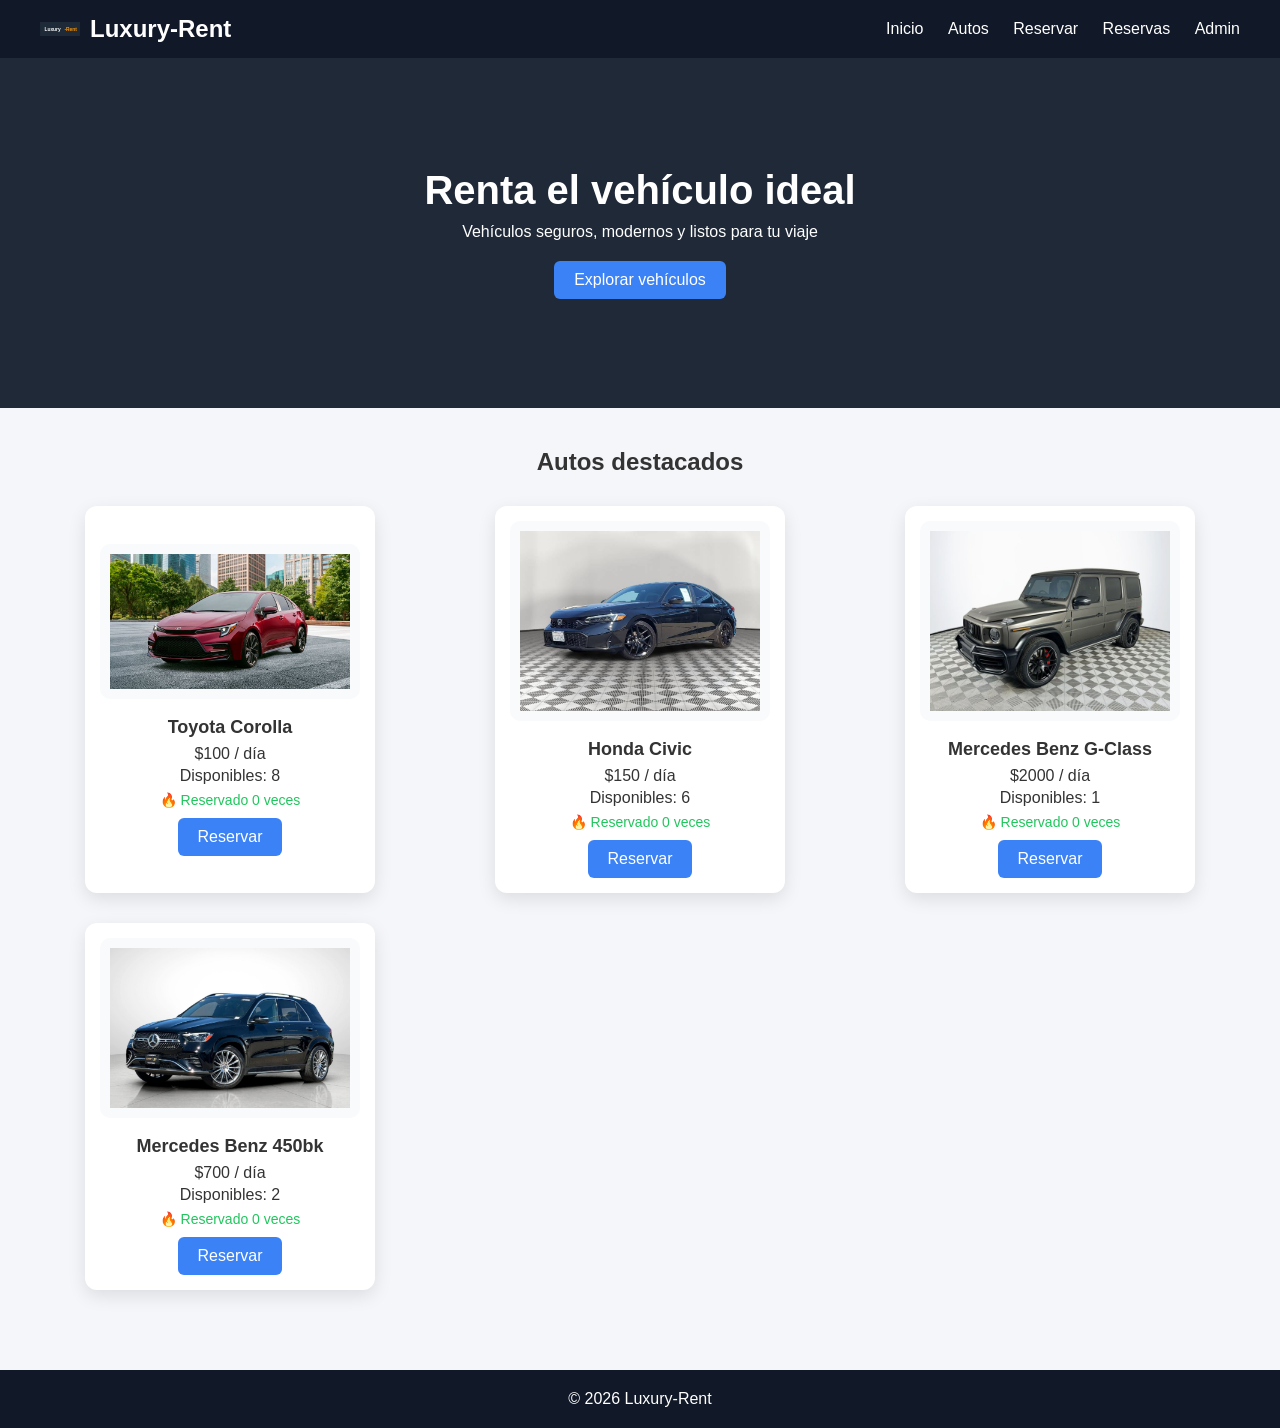
<file: index.html>
<!DOCTYPE html>
<html lang="es">

<head>

    <meta charset="UTF-8">
    <meta name="viewport" content="width=device-width, initial-scale=1.0">

    <title>Luxury-Rent</title>

    <link rel="stylesheet" href="./Css/estilos.css">

</head>

<body>

    <header class="header">

        <div class="logo">
            <img src="./Img/logo.svg">
            <h2>Luxury-Rent</h2>
        </div>

        <nav>
            <a href="index.html">Inicio</a>
            <a href="autos.html">Autos</a>
            <a href="reservar.html">Reservar</a>
            <a href="reservas.html">Reservas</a>
            <a href="login.html">Admin</a>
        </nav>

    </header>

    <section class="hero">

        <h1>Renta el vehículo ideal</h1>
        <p>Vehículos seguros, modernos y listos para tu viaje</p>

        <a href="autos.html" class="btn">Explorar vehículos</a>

    </section>

    <section class="autos">

        <h2>Autos destacados</h2>

        <div class="autos-grid" id="listaAutos"></div>

    </section>

    <footer>
        <p>© 2026 Luxury-Rent</p>
    </footer>

    <script src="./Js/autosData.js"></script>
    <script src="./Js/script.js"></script>

    <script>
        window.addEventListener("load", function () {
            cargarAutos()
        })
    </script>

</body>

</html>
</file>
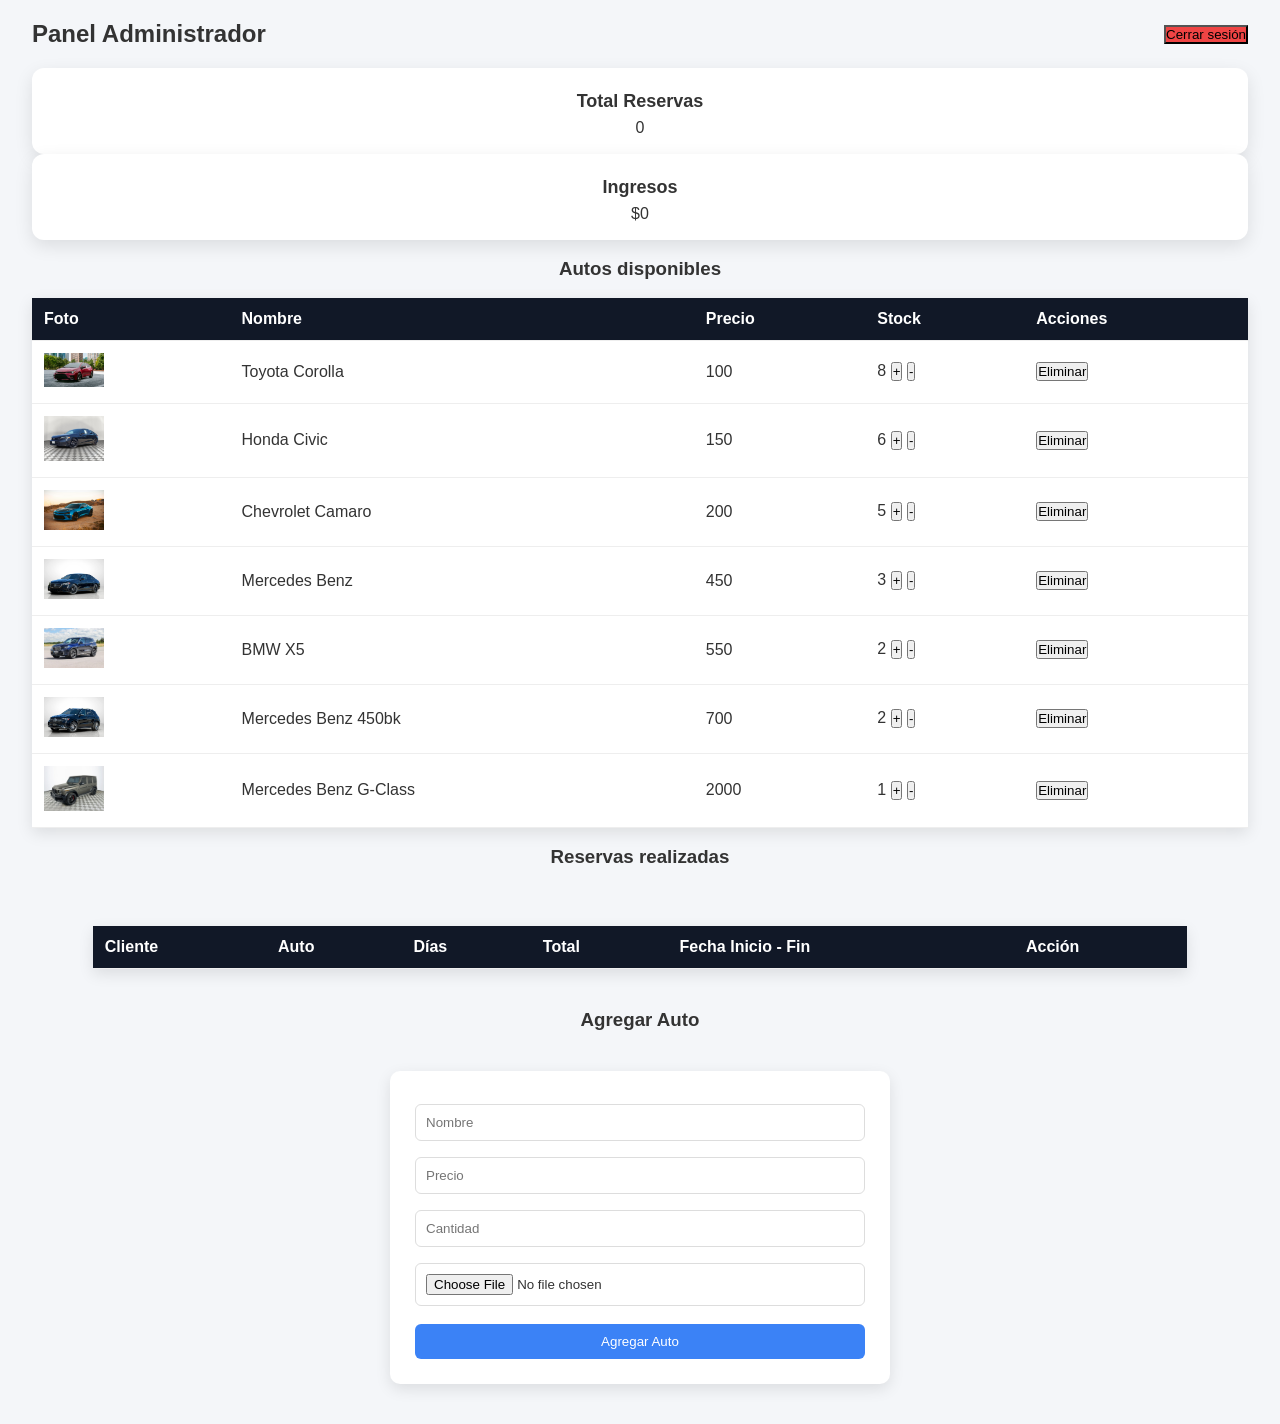
<file: admin.html>
<!DOCTYPE html>
<html>

<head>
    <title>Panel Admin</title>
    <link rel="stylesheet" href="./Css/estilos.css">
</head>

<body>

    <div class="admin-panel">

        <div class="admin-header">


            <center>
                <h2>Panel Administrador</h2>
            </center>

            <button onclick="logout()">Cerrar sesión</button>
        </div>

        <div id="estadisticasAdmin"></div>
        <br>
        <center>
            <h3>Autos disponibles</h3>

        </center>

        <br>
        <table id="tablaAutos">
            <thead>
                <tr>
                    <th>Foto</th>
                    <th>Nombre</th>
                    <th>Precio</th>
                    <th>Stock</th>
                    <th>Acciones</th>
                </tr>
            </thead>
            <tbody></tbody>
        </table>
        <br>

        <center>
            <h3>Reservas realizadas</h3>
        </center>

        <div class="table-container">

            <br>
            <table id="tablaReservasAdmin">
                <thead>
                    <tr>
                        <th>Cliente</th>
                        <th>Auto</th>
                        <th>Días</th>
                        <th>Total</th>
                        <th>Fecha Inicio - Fin</th>
                        <th>Acción</th>
                    </tr>
                </thead>
                <tbody></tbody>
            </table>
        </div>

        <center>
            <h3>Agregar Auto</h3>
        </center>

        <div class="form-container">
            <form id="formAuto">

                <input type="text" id="nombreAuto" placeholder="Nombre" required>
                <input type="number" id="precioAuto" placeholder="Precio" required>
                <input type="number" id="stockAuto" placeholder="Cantidad" required>

                <input type="file" id="fotoAuto" accept="image/*">

                <button class="btn">Agregar Auto</button>

            </form>
        </div>

    </div>

    <script src="./Js/autosData.js"></script>
    <script src="./Js/admin.js"></script>

</body>

</html>
</file>
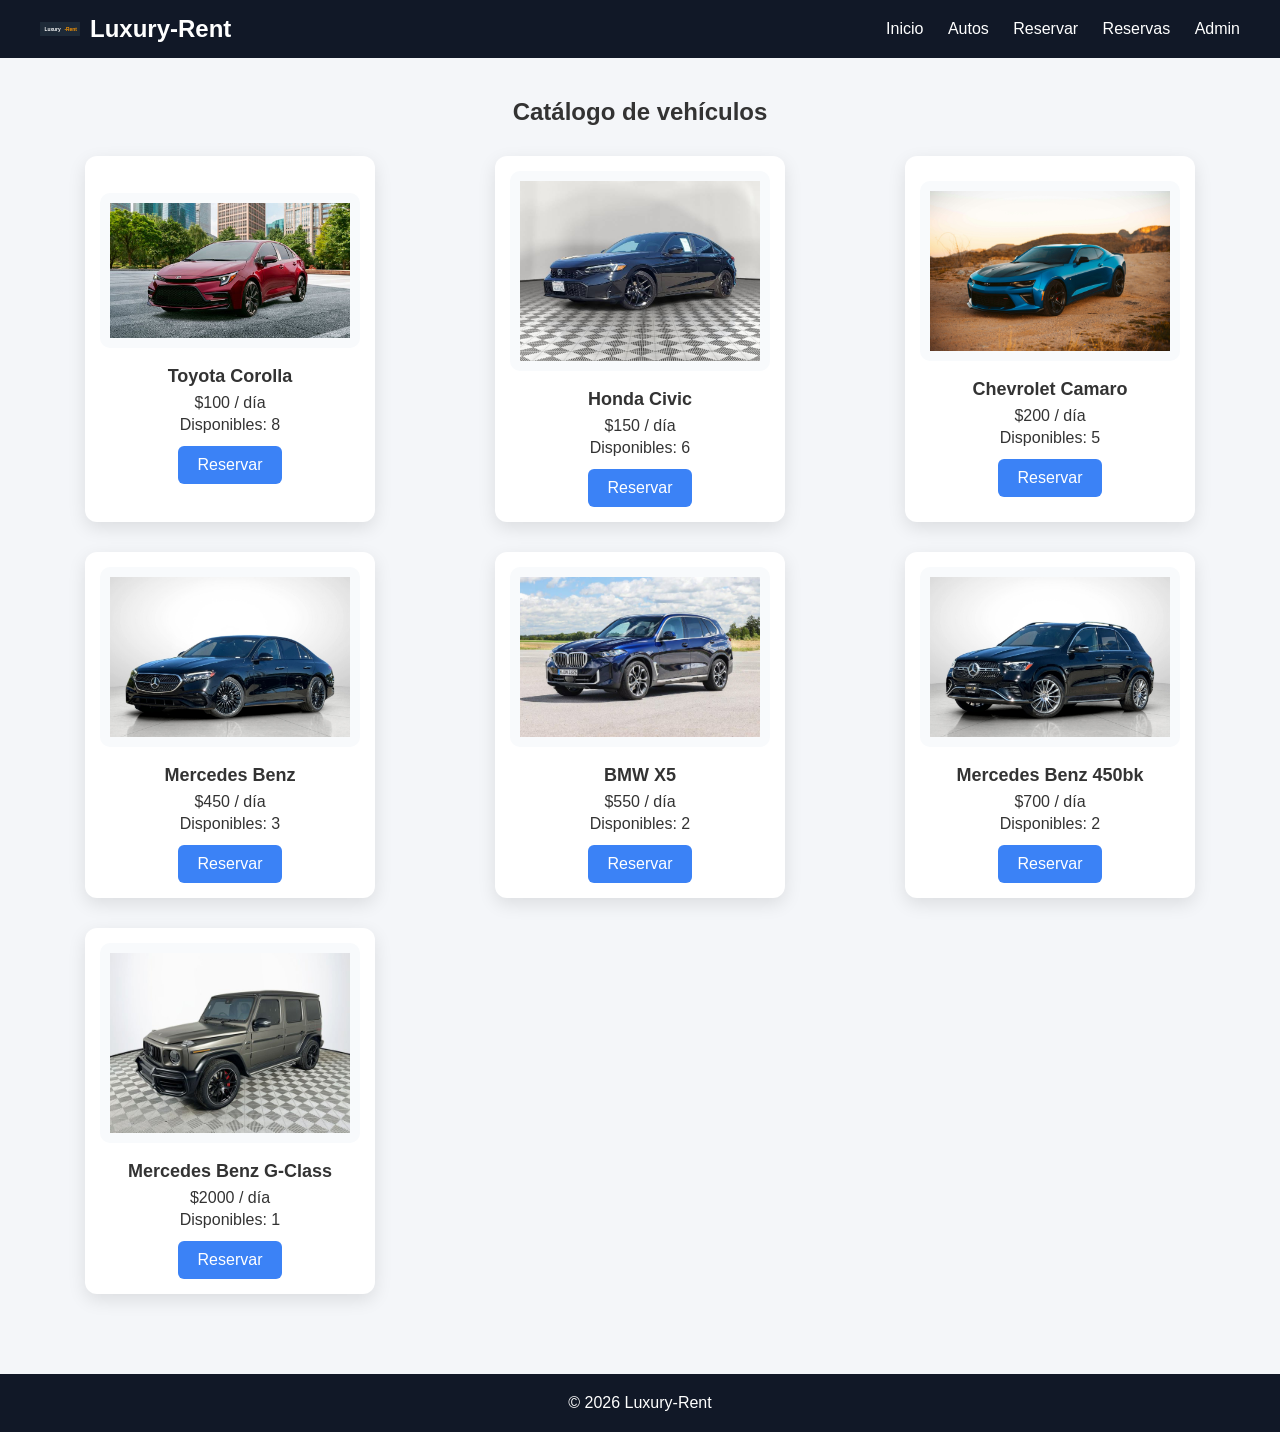
<file: autos.html>
<!DOCTYPE html>
<html lang="es">

<head>

    <meta charset="UTF-8">
    <meta name="viewport" content="width=device-width, initial-scale=1.0">

    <title>Autos disponibles</title>

    <link rel="stylesheet" href="./Css/estilos.css">

</head>

<body>

    <header class="header">

        <div class="logo">
            <img src="./Img/logo.svg">
            <h2>Luxury-Rent</h2>
        </div>

        <nav>

            <a href="index.html">Inicio</a>
            <a href="autos.html">Autos</a>
            <a href="reservar.html">Reservar</a>
            <a href="reservas.html">Reservas</a>
            <a href="login.html">Admin</a>

        </nav>

    </header>

    <section class="autos">

        <h2>Catálogo de vehículos</h2>

        <div class="autos-grid" id="listaAutos"></div>

    </section>

    <footer>

        <p>© 2026 Luxury-Rent</p>

    </footer>

    <script src="./Js/autosData.js"></script>
    <script src="./Js/script.js"></script>

</body>

</html>
</file>
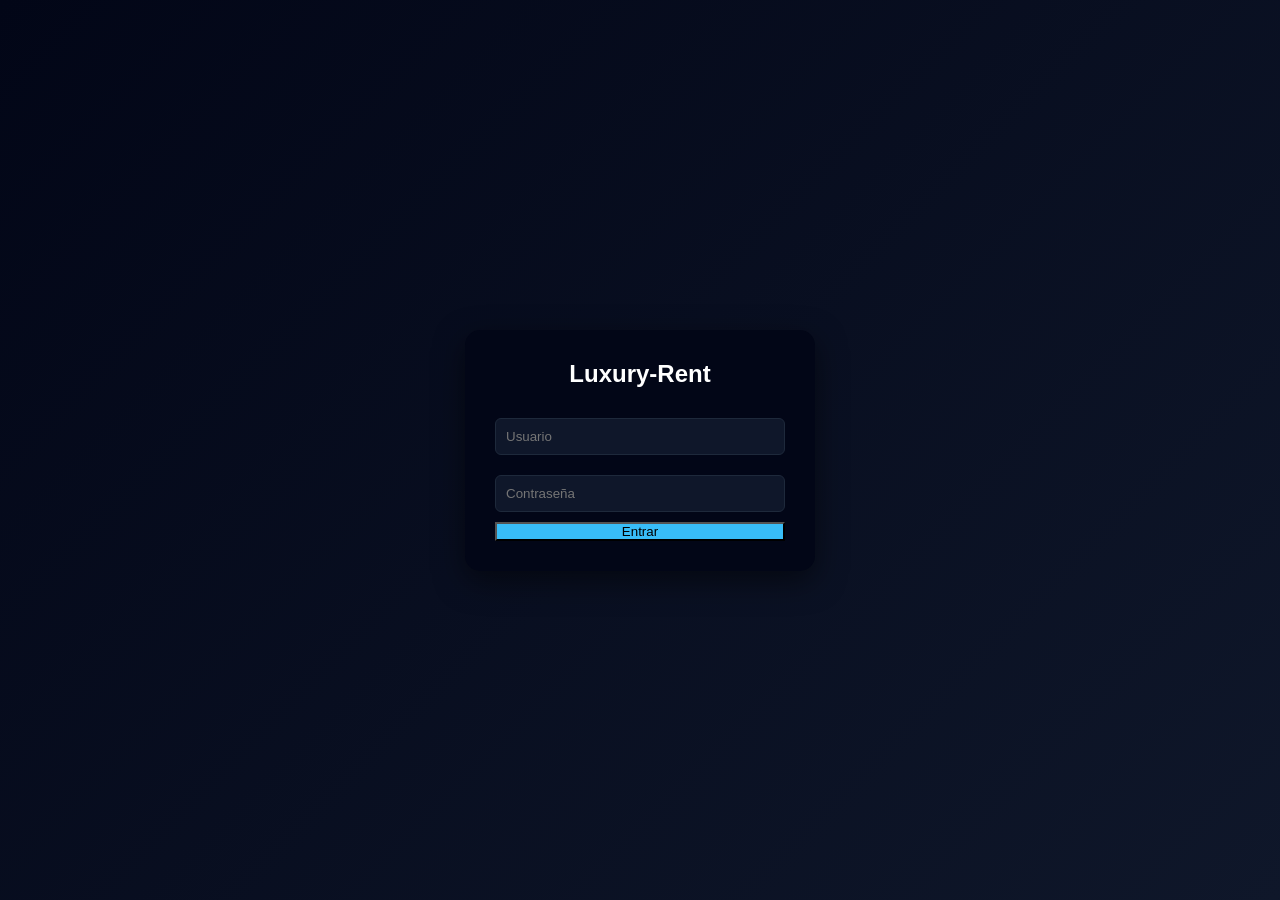
<file: login.html>
<!DOCTYPE html>
<html>

<head>
    <title>Login Admin</title>
    <link rel="stylesheet" href="./Css/estilos.css">
</head>

<body class="login-body">

    <div class="login-box">

        <h2>Luxury-Rent</h2>

        <form id="loginForm">

            <input type="text" id="user" placeholder="Usuario" required>

            <input type="password" id="pass" placeholder="Contraseña" required>

            <button type="submit">Entrar</button>

            <p id="errorLogin"></p>

        </form>

    </div>

    <script>
        document.getElementById("loginForm").addEventListener("submit", function (e) {

            e.preventDefault()

            let user = document.getElementById("user").value
            let pass = document.getElementById("pass").value

            if (user === "admin" && pass === "1234") {
                localStorage.setItem("admin", "true")
                window.location = "admin.html"
            } else {
                document.getElementById("errorLogin").innerText = "Usuario o contraseña incorrectos ❌"
            }

        })
    </script>

</body>

</html>
</file>
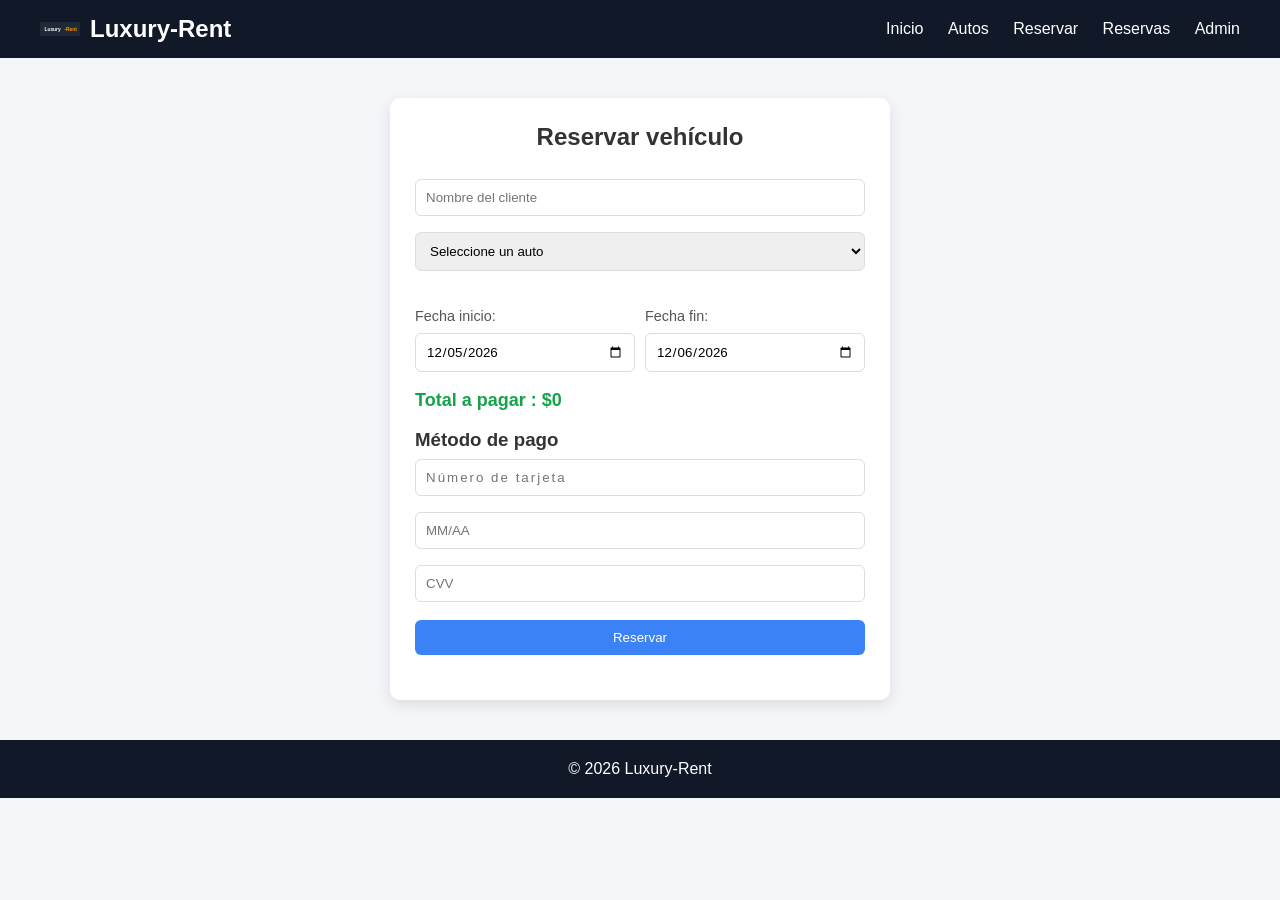
<file: reservar.html>
<!DOCTYPE html>
<html lang="es">

<head>
    <meta charset="UTF-8">
    <title>Reservar vehículo</title>
    <link rel="stylesheet" href="./Css/estilos.css">
</head>

<body>

    <header class="header">
        <div class="logo">
            <img src="./Img/logo.svg">
            <h2>Luxury-Rent</h2>
        </div>

        <nav>
            <a href="index.html">Inicio</a>
            <a href="autos.html">Autos</a>
            <a href="reservar.html">Reservar</a>
            <a href="reservas.html">Reservas</a>
            <a href="login.html">Admin</a>
        </nav>
    </header>

    <section class="form-container">

        <h2>Reservar vehículo</h2>

        <form id="formReserva">

            <input type="text" id="nombre" placeholder="Nombre del cliente" required>

            <select id="auto"></select>
            <div id="previewAuto" style="text-align:center; margin-top:10px;"></div>

            <br>

            <div style="display: flex; gap: 10px;">
                <div style="flex: 1; text-align: left;">
                    <label for="fechaInicio" style="font-size: 0.9em; color: #555;">Fecha inicio:</label>
                    <input type="date" id="fechaInicio" required>
                </div>
                <div style="flex: 1; text-align: left;">
                    <label for="fechaFin" style="font-size: 0.9em; color: #555;">Fecha fin:</label>
                    <input type="date" id="fechaFin" required>
                </div>
            </div>

            <div id="precioReserva">Total a pagar : $0</div>


            <br>

            <h3>Método de pago</h3>

            <input type="text" id="numeroTarjeta" placeholder="Número de tarjeta" required>

            <div id="tipoTarjeta"></div>

            <input type="text" id="fechaTarjeta" placeholder="MM/AA" required>


            <div class="cvv-container">

                <input type="password" id="cvv" placeholder="CVV" maxlength="3" required>



            </div>

            <button class="btn">Reservar</button>

        </form>

        <div id="recibo"></div>

    </section>

    <footer>
        <p>© 2026 Luxury-Rent</p>
    </footer>

    <script src="./Js/autosData.js"></script>
    <script src="./Js/script.js"></script>

</body>

</html>
</file>
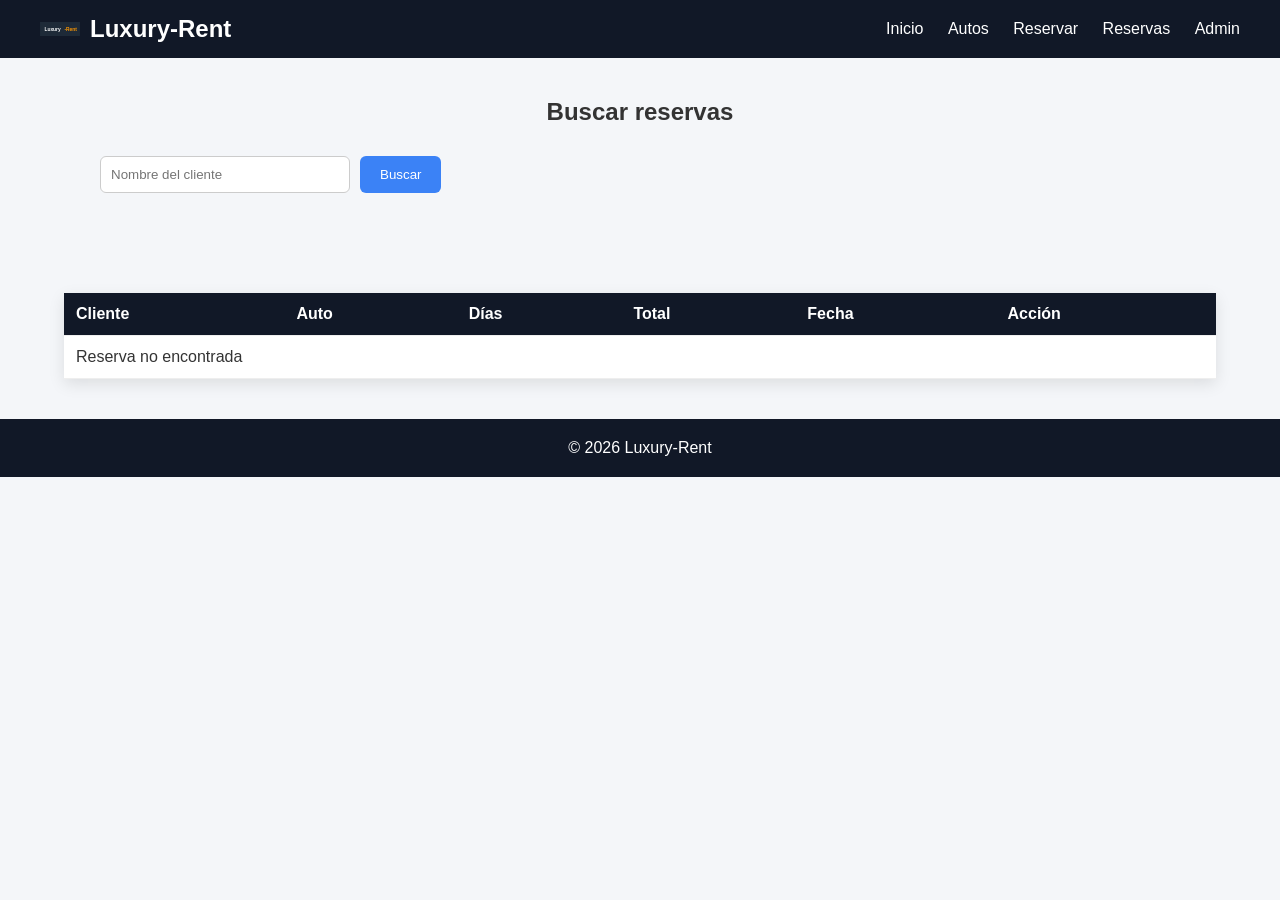
<file: reservas.html>
<!DOCTYPE html>
<html lang="es">

<head>

    <meta charset="UTF-8">
    <meta name="viewport" content="width=device-width, initial-scale=1.0">

    <title>Reservas</title>

    <link rel="stylesheet" href="./Css/estilos.css">

</head>

<body>

    <header class="header">

        <div class="logo">
            <img src="./Img/logo.svg">
            <h2>Luxury-Rent</h2>
        </div>

        <nav>
            <a href="index.html">Inicio</a>
            <a href="autos.html">Autos</a>
            <a href="reservar.html">Reservar</a>
            <a href="reservas.html">Reservas</a>
            <a href="login.html">Admin</a>
        </nav>

    </header>


    <section class="autos">

        <h2>Buscar reservas</h2>

        <div class="search-box">

            <input type="text" id="buscarCliente" placeholder="Nombre del cliente">

            <button class="btn" id="btnBuscarReservas" onclick="buscarReservas()">
                Buscar
            </button>

        </div>

    </section>


    <div class="table-container">

        <table id="tablaReservas">

            <thead>

                <tr>

                    <th>Cliente</th>
                    <th>Auto</th>
                    <th>Días</th>
                    <th>Total</th>
                    <th>Fecha</th>
                    <th>Acción</th>

                </tr>

            </thead>

            <tbody>

            </tbody>

        </table>

    </div>


    <footer>

        <p>© 2026 Luxury-Rent</p>

    </footer>

    <script src="./Js/autosData.js"></script>
    <script src="./Js/script.js"></script>

</body>

</html>
</file>
<file: Css/estilos.css>
*{
margin:0;
padding:0;
box-sizing:border-box;
font-family:Segoe UI, Arial;
}

body{
background:#f4f6f9;
color:#333;
}


.header{
display:flex;
justify-content:space-between;
align-items:center;
padding:15px 40px;
background:#111827;
color:white;
}

.logo{
display:flex;
align-items:center;
gap:10px;
}

.logo img{
width:40px;
}

nav a{
color:white;
text-decoration:none;
margin-left:20px;
font-weight:500;
}

nav a:hover{
color:#60a5fa;
}


.hero{
height:350px;
display:flex;
flex-direction:column;
justify-content:center;
align-items:center;
text-align:center;
background:#1f2937;
color:white;
}

.hero h1{
font-size:40px;
margin-bottom:10px;
}

.hero p{
margin-bottom:20px;
}

.btn{
background:#3b82f6;
color:white;
padding:10px 20px;
border:none;
border-radius:6px;
cursor:pointer;
text-decoration:none;
display:inline-block;
}

.btn:hover{
background:#2563eb;
}

.autos{
padding:40px;
}

.autos h2{
text-align:center;
margin-bottom:30px;
}


.autos-grid{
display:grid;
grid-template-columns:repeat(auto-fit,minmax(280px,1fr));
gap:30px;
justify-items:center;
}


.card{
background:white;
padding:15px;
border-radius:12px;
box-shadow:0 6px 18px rgba(0,0,0,0.1);
text-align:center;
transition:0.3s;
display:flex;
flex-direction:column;
align-items:center;
justify-content:center;
}

.card:hover{
transform:translateY(-8px);
box-shadow:0 10px 25px rgba(0,0,0,0.15);
}


.card img{
width:100%;
max-width:260px;
height:auto;
object-fit:contain;
border-radius:10px;
background:#f8fafc;
padding:10px;
margin-bottom:10px;
}

.card h3{
margin:8px 0 5px;
font-size:18px;
}

.card p{
margin:2px 0;
}

.card .btn{
margin-top:10px;
}

.card span{
margin-top:5px;
font-size:14px;
}


.form-container{
max-width:500px;
margin:40px auto;
background:white;
padding:25px;
border-radius:10px;
box-shadow:0 5px 15px rgba(0,0,0,0.1);
}

.form-container h2{
text-align:center;
margin-bottom:20px;
}

.form-container input,
.form-container select{
width:100%;
padding:10px;
margin:8px 0;
border:1px solid #ddd;
border-radius:6px;
}

.form-container button{
width:100%;
margin-top:10px;
}


.table-container{
width:90%;
margin:40px auto;
}

table{
width:100%;
border-collapse:collapse;
background:white;
box-shadow:0 5px 15px rgba(0,0,0,0.1);
}

th,td{
padding:12px;
border-bottom:1px solid #eee;
text-align:left;
}

th{
background:#111827;
color:white;
}

tr:hover{
background:#f2f2f2;
}


.search-box{
width:90%;
margin:20px auto;
display:flex;
gap:10px;
}

.search-box input{
padding:10px;
width:250px;
border:1px solid #ccc;
border-radius:6px;
}


.admin-panel{
width:95%;
margin:auto;
}

.admin-header{
display:flex;
justify-content:space-between;
align-items:center;
margin:20px 0;
}

.admin-header button{
background:#ef4444;
}

.admin-header button:hover{
background:#dc2626;
}


.login-body{
background: linear-gradient(135deg, #020617, #0f172a);
display:flex;
justify-content:center;
align-items:center;
height:100vh;
}

.login-box{
width:350px;
background:#020617;
color:white;
padding:30px;
border-radius:15px;
box-shadow:0 10px 30px rgba(0,0,0,0.5);
}

.login-box h2{
text-align:center;
margin-bottom:20px;
}

.login-box input{
width:100%;
padding:10px;
margin:10px 0;
background:#0f172a;
color:white;
border:1px solid #1e293b;
border-radius:6px;
}

.login-box button{
width:100%;
background:#38bdf8;
}


.cvv-container{
position:relative;
}

.cvv-container input{
width:100%;
padding-right:40px;
}

.cvv-container button{
position:absolute;
right:10px;
top:50%;
transform:translateY(-50%);
border:none;
background:none;
cursor:pointer;
font-size:18px;
opacity:0.7;
}

.cvv-container button:hover{
opacity:1;
}


footer{
margin-top:40px;
background:#111827;
color:white;
text-align:center;
padding:20px;
}


#recibo{
max-width:400px;
margin:20px auto;
}

#recibo button{
background:#16a34a;
color:white;
padding:8px 15px;
border:none;
border-radius:6px;
cursor:pointer;
}

#recibo button:hover{
background:#15803d;
}


.mensaje{
font-size:14px;
margin-top:5px;
}

.error{
color:#ef4444;
}

.ok{
color:#22c55e;
}


#numeroTarjeta{
letter-spacing:2px;
}

#previewAuto img{
box-shadow:0 5px 15px rgba(0,0,0,0.2);
margin-bottom:10px;
}

#precioReserva{
font-weight:bold;
font-size:18px;
margin-top:10px;
color:#16a34a;
}
</file>
